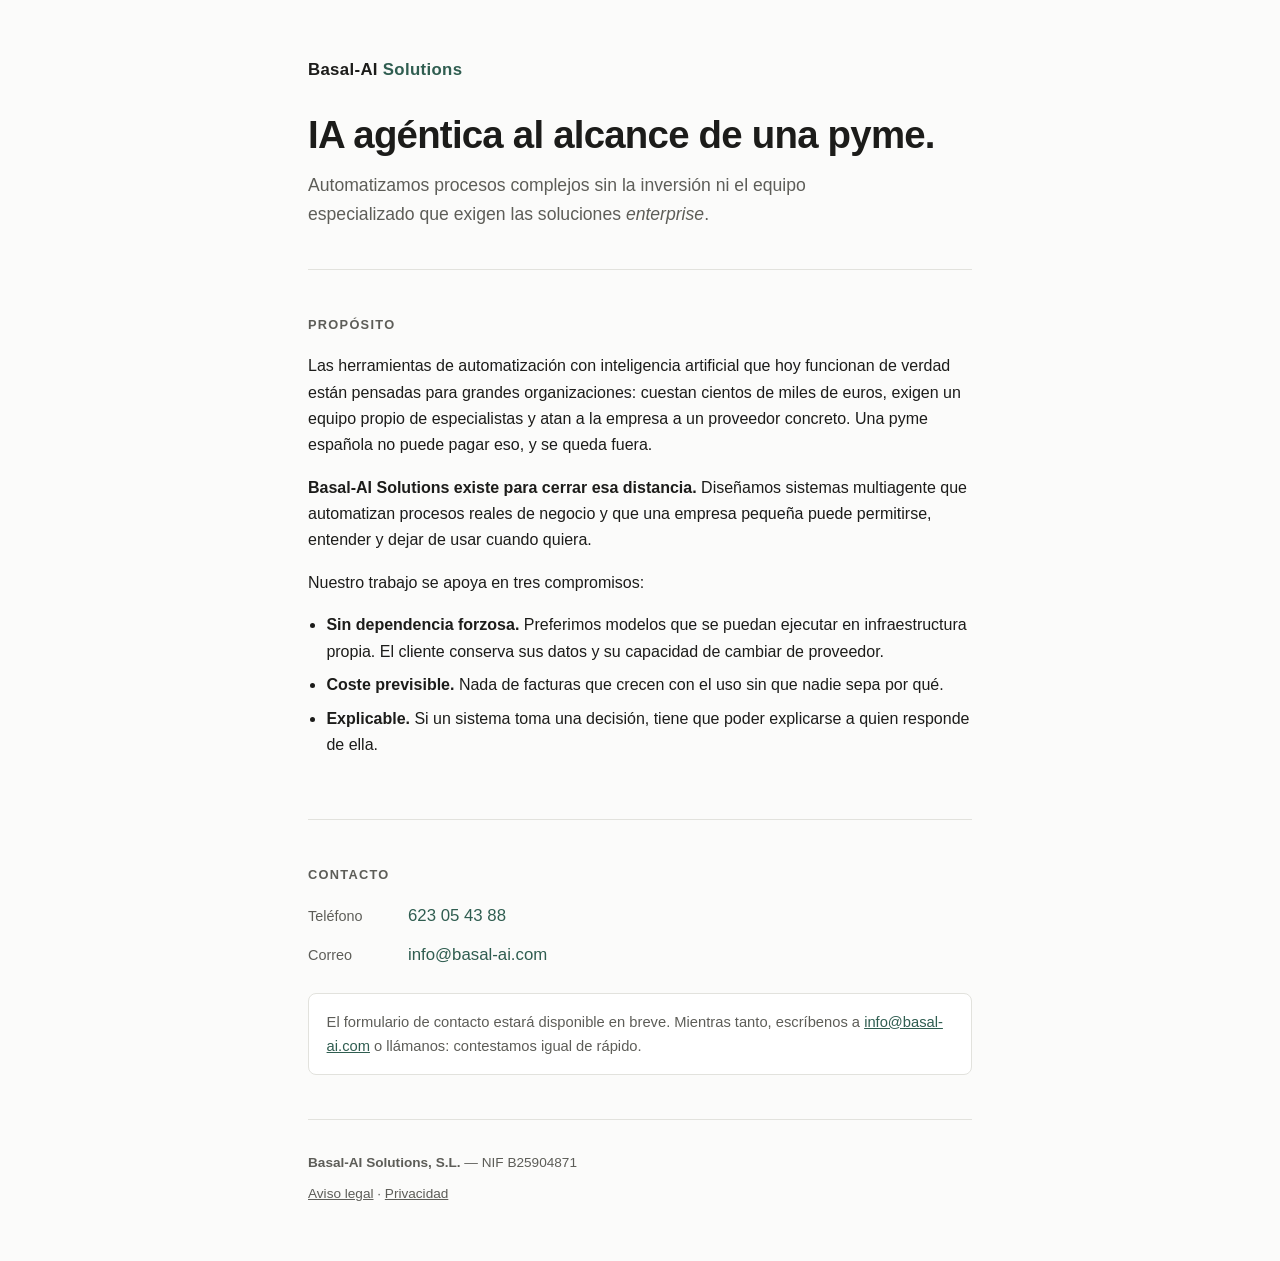
<file: index.html>
<!DOCTYPE html>
<html lang="es">
<head>
<meta charset="utf-8">
<meta name="viewport" content="width=device-width, initial-scale=1">
<title>Basal-AI Solutions — IA agéntica para pymes</title>
<meta name="description" content="Basal-AI Solutions, S.L. Automatización de procesos con IA agéntica, al alcance de una pyme.">
<link rel="icon" href="data:image/svg+xml,<svg xmlns='http://www.w3.org/2000/svg' viewBox='0 0 32 32'><text y='26' font-size='26'>◧</text></svg>">
<link rel="stylesheet" href="estilo.css">
</head>
<body>
<div class="wrap">

  <header>
    <p class="brand">Basal-AI <span>Solutions</span></p>
    <h1>IA agéntica al alcance de una pyme.</h1>
    <p class="lede">Automatizamos procesos complejos sin la inversión ni el equipo
    especializado que exigen las soluciones <i>enterprise</i>.</p>
  </header>

  <section id="proposito">
    <h2>Propósito</h2>
    <p>Las herramientas de automatización con inteligencia artificial que hoy funcionan de verdad
    están pensadas para grandes organizaciones: cuestan cientos de miles de euros, exigen un equipo
    propio de especialistas y atan a la empresa a un proveedor concreto. Una pyme española no puede
    pagar eso, y se queda fuera.</p>
    <p><strong>Basal-AI Solutions existe para cerrar esa distancia.</strong> Diseñamos sistemas
    multiagente que automatizan procesos reales de negocio y que una empresa pequeña puede permitirse,
    entender y dejar de usar cuando quiera.</p>
    <p>Nuestro trabajo se apoya en tres compromisos:</p>
    <ul>
      <li><strong>Sin dependencia forzosa.</strong> Preferimos modelos que se puedan ejecutar en
      infraestructura propia. El cliente conserva sus datos y su capacidad de cambiar de proveedor.</li>
      <li><strong>Coste previsible.</strong> Nada de facturas que crecen con el uso sin que nadie
      sepa por qué.</li>
      <li><strong>Explicable.</strong> Si un sistema toma una decisión, tiene que poder explicarse
      a quien responde de ella.</li>
    </ul>
  </section>

  <section id="contacto">
    <h2>Contacto</h2>
    <ul class="contact">
      <li><b>Teléfono</b> <a href="tel:+34623054388">623 05 43 88</a></li>
      <li><b>Correo</b> <a href="mailto:info@basal-ai.com">info@basal-ai.com</a></li>
    </ul>
    <div class="note" id="aviso-sin-formulario">
      El formulario de contacto estará disponible en breve. Mientras tanto, escríbenos a
      <a href="mailto:info@basal-ai.com">info@basal-ai.com</a> o llámanos: contestamos igual de rápido.
    </div>

    <!-- Formulario listo. Para activarlo: poner ENDPOINT abajo, quitar el hidden de
         este <form> y añadirlo a #aviso-sin-formulario. Ver worker/contacto-worker.js -->
    <form id="formulario" hidden novalidate>
      <label for="f-nombre">Nombre</label>
      <input id="f-nombre" name="nombre" type="text" maxlength="100" required autocomplete="name">

      <label for="f-email">Correo electrónico</label>
      <input id="f-email" name="email" type="email" maxlength="150" required autocomplete="email">

      <label for="f-mensaje">Mensaje</label>
      <textarea id="f-mensaje" name="mensaje" rows="5" maxlength="4000" required></textarea>

      <!-- Campo trampa para bots: invisible y sin foco para personas. -->
      <div class="trampa" aria-hidden="true">
        <label for="f-web">No rellenar</label>
        <input id="f-web" name="web" type="text" tabindex="-1" autocomplete="off">
      </div>

      <label class="check">
        <input id="f-consent" name="consentimiento" type="checkbox" required>
        <span>He leído y acepto la <a href="privacidad.html">política de privacidad</a>. Consiento
        el tratamiento de mis datos con la única finalidad de responder a esta consulta.</span>
      </label>

      <button type="submit">Enviar mensaje</button>
      <p id="f-estado" role="status" aria-live="polite"></p>
    </form>

    <script>
      // Poner aquí la URL del Worker desplegado (worker/contacto-worker.js).
      const ENDPOINT = "";

      const form = document.getElementById("formulario");
      const estado = document.getElementById("f-estado");

      form.addEventListener("submit", async (e) => {
        e.preventDefault();
        if (!ENDPOINT) { estado.textContent = "El formulario aún no está activo."; return; }
        if (!form.reportValidity()) return;

        const boton = form.querySelector("button");
        boton.disabled = true;
        estado.textContent = "Enviando…";

        try {
          const r = await fetch(ENDPOINT, {
            method: "POST",
            headers: { "Content-Type": "application/json" },
            body: JSON.stringify({
              nombre: form.nombre.value,
              email: form.email.value,
              mensaje: form.mensaje.value,
              web: form.web.value,
              consentimiento: form.consentimiento.checked,
            }),
          });
          const d = await r.json().catch(() => ({}));
          if (r.ok && d.ok) {
            form.reset();
            estado.textContent = "Mensaje enviado. Te respondemos en cuanto podamos.";
          } else {
            estado.textContent = "No se ha podido enviar. Escríbenos a info@basal-ai.com.";
          }
        } catch {
          estado.textContent = "No se ha podido enviar. Escríbenos a info@basal-ai.com.";
        } finally {
          boton.disabled = false;
        }
      });
    </script>
  </section>

  <footer>
    <p><strong>Basal-AI Solutions, S.L.</strong> — NIF B25904871</p>
    <p><a href="aviso-legal.html">Aviso legal</a> · <a href="privacidad.html">Privacidad</a></p>
    <!-- Hueco reservado para la publicidad de la subvencion (BOAM 10.186, base 21).
         Si se concede, rellenar y quitar el atributo hidden. NO borrar este bloque. -->
    <div id="subvencion" hidden>
      <p>Basal-AI Solutions, S.L. ha recibido una subvención por importe de ___ € del Ayuntamiento de
      Madrid, para la realización del proyecto de inversión denominado «___», con cargo a la
      convocatoria pública de subvenciones destinadas al impulso de la evolución tecnológica y al
      fortalecimiento de la competitividad de las PYMES. Anualidad 2026, de la Dirección General de
      Economía del Área de Gobierno de Economía, Innovación y Hacienda.</p>
    </div>
  </footer>

</div>
</body>
</html>
</file>
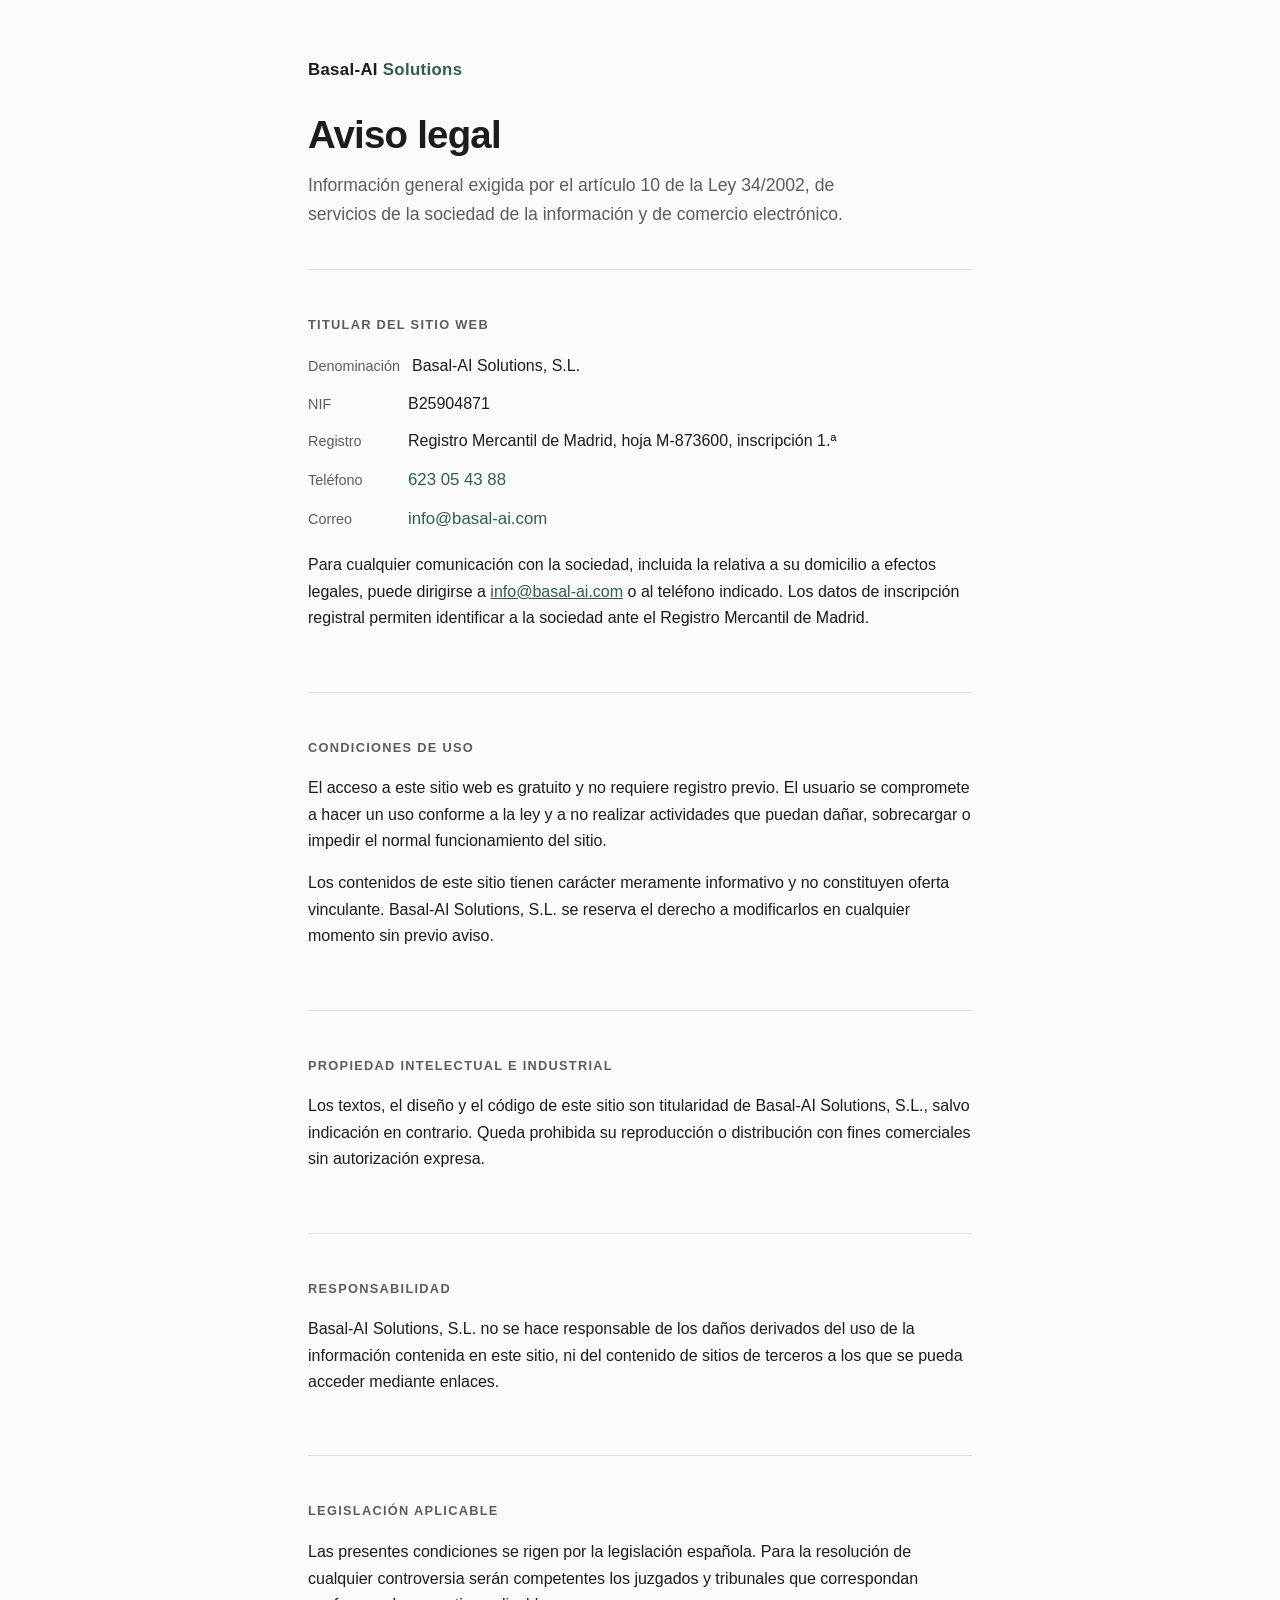
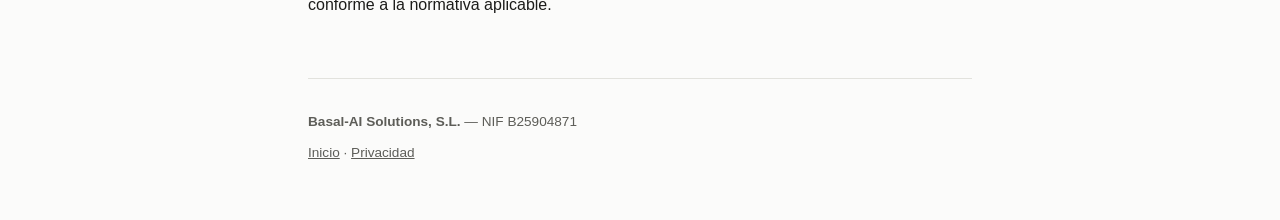
<file: aviso-legal.html>
<!DOCTYPE html>
<html lang="es">
<head>
<meta charset="utf-8">
<meta name="viewport" content="width=device-width, initial-scale=1">
<title>Aviso legal — Basal-AI Solutions</title>
<link rel="icon" href="data:image/svg+xml,<svg xmlns='http://www.w3.org/2000/svg' viewBox='0 0 32 32'><text y='26' font-size='26'>◧</text></svg>">
<link rel="stylesheet" href="estilo.css">
</head>
<body>
<div class="wrap">

  <header>
    <p class="brand"><a href="index.html" style="text-decoration:none;color:inherit">Basal-AI <span>Solutions</span></a></p>
    <h1>Aviso legal</h1>
    <p class="lede">Información general exigida por el artículo 10 de la Ley 34/2002, de servicios
    de la sociedad de la información y de comercio electrónico.</p>
  </header>

  <section>
    <h2>Titular del sitio web</h2>
    <ul class="contact">
      <li><b>Denominación</b> <span>Basal-AI Solutions, S.L.</span></li>
      <li><b>NIF</b> <span>B25904871</span></li>
      <li><b>Registro</b> <span>Registro Mercantil de Madrid, hoja M-873600, inscripción 1.ª</span></li>
      <li><b>Teléfono</b> <a href="tel:+34623054388">623 05 43 88</a></li>
      <li><b>Correo</b> <a href="mailto:info@basal-ai.com">info@basal-ai.com</a></li>
    </ul>
    <p style="margin-top:1.25rem">Para cualquier comunicación con la sociedad, incluida la relativa a
    su domicilio a efectos legales, puede dirigirse a <a href="mailto:info@basal-ai.com">info@basal-ai.com</a>
    o al teléfono indicado. Los datos de inscripción registral permiten identificar a la sociedad ante
    el Registro Mercantil de Madrid.</p>
  </section>

  <section>
    <h2>Condiciones de uso</h2>
    <p>El acceso a este sitio web es gratuito y no requiere registro previo. El usuario se compromete
    a hacer un uso conforme a la ley y a no realizar actividades que puedan dañar, sobrecargar o
    impedir el normal funcionamiento del sitio.</p>
    <p>Los contenidos de este sitio tienen carácter meramente informativo y no constituyen oferta
    vinculante. Basal-AI Solutions, S.L. se reserva el derecho a modificarlos en cualquier momento
    sin previo aviso.</p>
  </section>

  <section>
    <h2>Propiedad intelectual e industrial</h2>
    <p>Los textos, el diseño y el código de este sitio son titularidad de Basal-AI Solutions, S.L.,
    salvo indicación en contrario. Queda prohibida su reproducción o distribución con fines
    comerciales sin autorización expresa.</p>
  </section>

  <section>
    <h2>Responsabilidad</h2>
    <p>Basal-AI Solutions, S.L. no se hace responsable de los daños derivados del uso de la
    información contenida en este sitio, ni del contenido de sitios de terceros a los que se pueda
    acceder mediante enlaces.</p>
  </section>

  <section>
    <h2>Legislación aplicable</h2>
    <p>Las presentes condiciones se rigen por la legislación española. Para la resolución de
    cualquier controversia serán competentes los juzgados y tribunales que correspondan conforme
    a la normativa aplicable.</p>
  </section>

  <footer>
    <p><strong>Basal-AI Solutions, S.L.</strong> — NIF B25904871</p>
    <p><a href="index.html">Inicio</a> · <a href="privacidad.html">Privacidad</a></p>
  </footer>

</div>
</body>
</html>
</file>
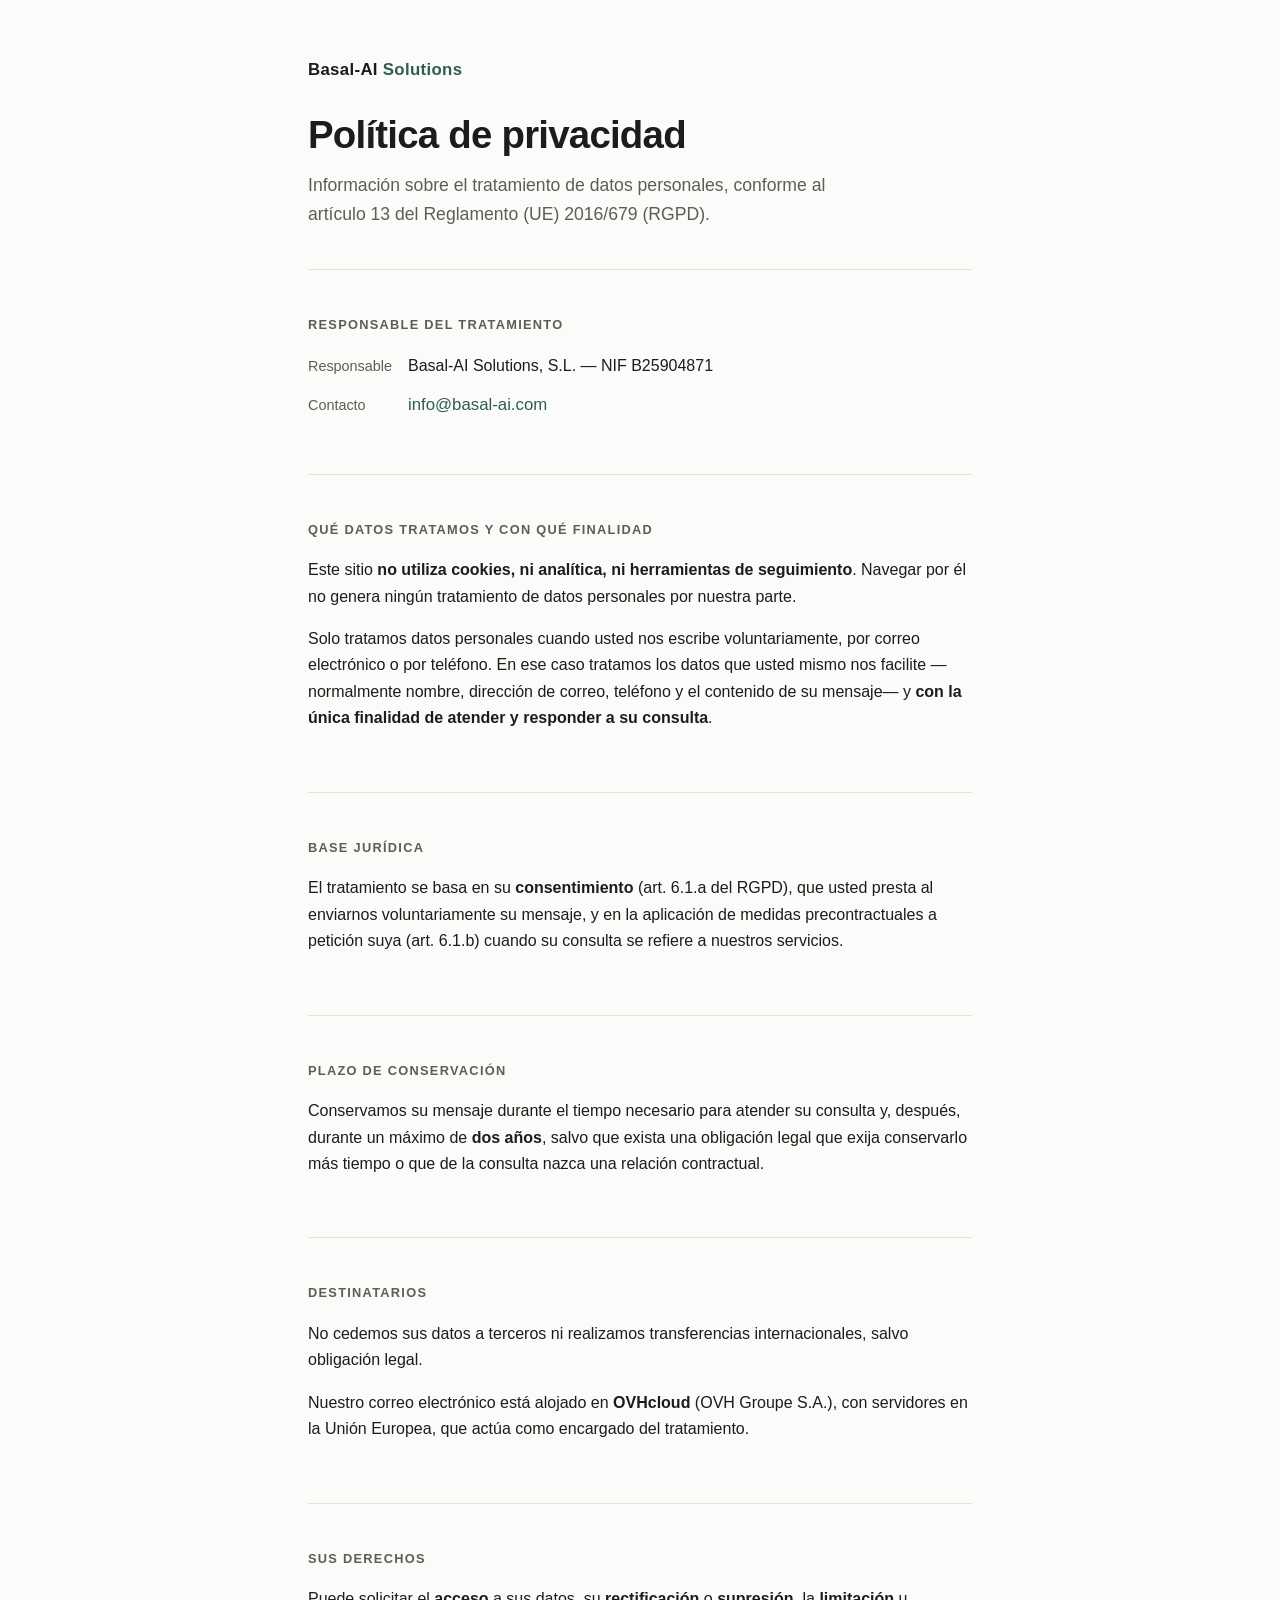
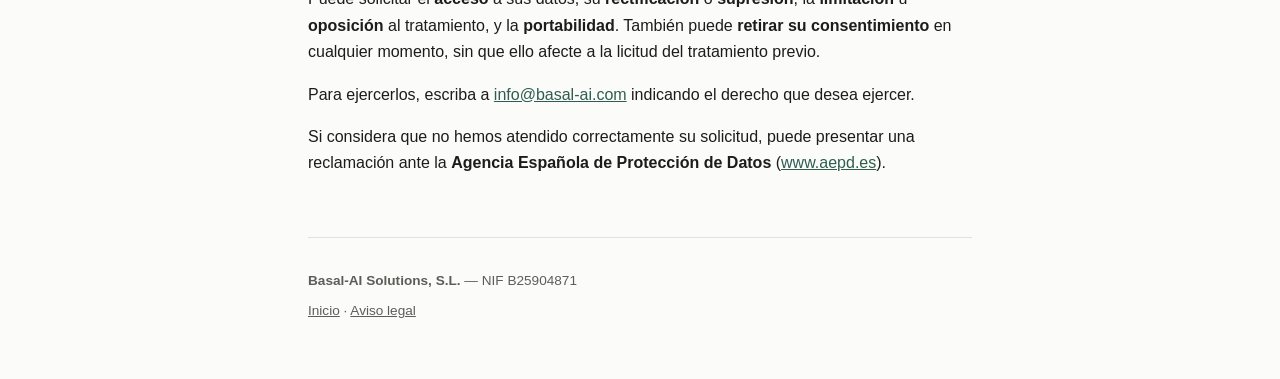
<file: privacidad.html>
<!DOCTYPE html>
<html lang="es">
<head>
<meta charset="utf-8">
<meta name="viewport" content="width=device-width, initial-scale=1">
<title>Política de privacidad — Basal-AI Solutions</title>
<link rel="icon" href="data:image/svg+xml,<svg xmlns='http://www.w3.org/2000/svg' viewBox='0 0 32 32'><text y='26' font-size='26'>◧</text></svg>">
<link rel="stylesheet" href="estilo.css">
</head>
<body>
<div class="wrap">

  <header>
    <p class="brand"><a href="index.html" style="text-decoration:none;color:inherit">Basal-AI <span>Solutions</span></a></p>
    <h1>Política de privacidad</h1>
    <p class="lede">Información sobre el tratamiento de datos personales, conforme al artículo 13
    del Reglamento (UE) 2016/679 (RGPD).</p>
  </header>

  <section>
    <h2>Responsable del tratamiento</h2>
    <ul class="contact">
      <li><b>Responsable</b> <span>Basal-AI Solutions, S.L. — NIF B25904871</span></li>
      <li><b>Contacto</b> <a href="mailto:info@basal-ai.com">info@basal-ai.com</a></li>
    </ul>
  </section>

  <section>
    <h2>Qué datos tratamos y con qué finalidad</h2>
    <p>Este sitio <strong>no utiliza cookies, ni analítica, ni herramientas de seguimiento</strong>.
    Navegar por él no genera ningún tratamiento de datos personales por nuestra parte.</p>
    <p>Solo tratamos datos personales cuando usted nos escribe voluntariamente, por correo
    electrónico o por teléfono. En ese caso tratamos los datos que usted mismo nos facilite
    —normalmente nombre, dirección de correo, teléfono y el contenido de su mensaje— y
    <strong>con la única finalidad de atender y responder a su consulta</strong>.</p>
  </section>

  <section>
    <h2>Base jurídica</h2>
    <p>El tratamiento se basa en su <strong>consentimiento</strong> (art. 6.1.a del RGPD), que usted
    presta al enviarnos voluntariamente su mensaje, y en la aplicación de medidas precontractuales a
    petición suya (art. 6.1.b) cuando su consulta se refiere a nuestros servicios.</p>
  </section>

  <section>
    <h2>Plazo de conservación</h2>
    <p>Conservamos su mensaje durante el tiempo necesario para atender su consulta y, después,
    durante un máximo de <strong>dos años</strong>, salvo que exista una obligación legal que exija
    conservarlo más tiempo o que de la consulta nazca una relación contractual.</p>
  </section>

  <section>
    <h2>Destinatarios</h2>
    <p>No cedemos sus datos a terceros ni realizamos transferencias internacionales, salvo obligación
    legal.</p>
    <p>Nuestro correo electrónico está alojado en <strong>OVHcloud</strong> (OVH Groupe S.A.), con
    servidores en la Unión Europea, que actúa como encargado del tratamiento.</p>
  </section>

  <section>
    <h2>Sus derechos</h2>
    <p>Puede solicitar el <strong>acceso</strong> a sus datos, su <strong>rectificación</strong> o
    <strong>supresión</strong>, la <strong>limitación</strong> u <strong>oposición</strong> al
    tratamiento, y la <strong>portabilidad</strong>. También puede <strong>retirar su
    consentimiento</strong> en cualquier momento, sin que ello afecte a la licitud del tratamiento
    previo.</p>
    <p>Para ejercerlos, escriba a <a href="mailto:info@basal-ai.com">info@basal-ai.com</a> indicando
    el derecho que desea ejercer.</p>
    <p>Si considera que no hemos atendido correctamente su solicitud, puede presentar una reclamación
    ante la <strong>Agencia Española de Protección de Datos</strong>
    (<a href="https://www.aepd.es" rel="noopener">www.aepd.es</a>).</p>
  </section>

  <footer>
    <p><strong>Basal-AI Solutions, S.L.</strong> — NIF B25904871</p>
    <p><a href="index.html">Inicio</a> · <a href="aviso-legal.html">Aviso legal</a></p>
  </footer>

</div>
</body>
</html>
</file>
<file: estilo.css>
:root{
    --bg:#fbfbfa; --fg:#1c1c1a; --muted:#5d5d58; --line:#e2e2dd;
    --accent:#2f5d50; --accent-fg:#ffffff; --card:#ffffff;
  }
  @media (prefers-color-scheme: dark){
    :root:not([data-theme="light"]){
      --bg:#16181a; --fg:#e8e8e4; --muted:#a0a09a; --line:#2c2f32;
      --accent:#7fbfa8; --accent-fg:#10211c; --card:#1d2023;
    }
  }
  *{box-sizing:border-box}
  body{
    margin:0; background:var(--bg); color:var(--fg);
    font:16px/1.65 -apple-system,BlinkMacSystemFont,"Segoe UI",Roboto,Helvetica,Arial,sans-serif;
    -webkit-font-smoothing:antialiased;
  }
  .wrap{max-width:44rem; margin:0 auto; padding:0 1.25rem}
  header{padding:3.5rem 0 2.5rem; border-bottom:1px solid var(--line)}
  .brand{font-size:1.05rem; font-weight:600; letter-spacing:.02em; margin:0 0 1.75rem}
  .brand span{color:var(--accent)}
  h1{font-size:clamp(1.7rem,5vw,2.4rem); line-height:1.2; margin:0 0 .85rem; letter-spacing:-.02em}
  .lede{font-size:1.1rem; color:var(--muted); margin:0; max-width:34rem}
  section{padding:2.75rem 0; border-bottom:1px solid var(--line)}
  h2{font-size:.8rem; text-transform:uppercase; letter-spacing:.1em; color:var(--muted);
     margin:0 0 1.1rem; font-weight:600}
  p{margin:0 0 1rem}
  ul{margin:0 0 1rem; padding-left:1.15rem}
  li{margin-bottom:.45rem}
  a{color:var(--accent)}
  .contact{list-style:none; padding:0; margin:0}
  .contact li{display:flex; gap:.75rem; align-items:baseline; margin-bottom:.7rem}
  .contact b{min-width:5.5rem; font-weight:500; color:var(--muted); font-size:.9rem}
  .contact a{font-size:1.05rem; text-decoration:none; font-weight:500}
  .contact a:hover{text-decoration:underline}
  .note{background:var(--card); border:1px solid var(--line); border-radius:.5rem;
        padding:1rem 1.1rem; color:var(--muted); font-size:.92rem; margin-top:1.5rem}
  footer{padding:2rem 0 3rem; color:var(--muted); font-size:.85rem}
  footer a{color:var(--muted)}
  footer p{margin:0 0 .5rem}
  #subvencion{margin-top:1rem; padding-top:1rem; border-top:1px solid var(--line)}

/* Formulario de contacto */
form{margin-top:1.5rem}
form label{display:block; font-size:.9rem; color:var(--muted); margin:0 0 .35rem}
form input[type=text],form input[type=email],form textarea{
  width:100%; padding:.6rem .7rem; margin-bottom:1rem; font:inherit;
  color:var(--fg); background:var(--card);
  border:1px solid var(--line); border-radius:.4rem;
}
form input:focus-visible,form textarea:focus-visible,form button:focus-visible{
  outline:2px solid var(--accent); outline-offset:2px;
}
form textarea{resize:vertical; min-height:7rem}
.check{display:flex; gap:.6rem; align-items:flex-start; margin-bottom:1.1rem}
.check input{margin-top:.3rem; flex:0 0 auto}
.check span{font-size:.9rem; line-height:1.5; color:var(--fg)}
form button{
  font:inherit; font-weight:500; padding:.6rem 1.4rem; cursor:pointer;
  color:var(--accent-fg); background:var(--accent);
  border:0; border-radius:.4rem;
}
form button:disabled{opacity:.55; cursor:default}
#f-estado{margin:.9rem 0 0; font-size:.9rem; color:var(--muted); min-height:1.3em}
.trampa{position:absolute; left:-9999px; width:1px; height:1px; overflow:hidden}
</file>
